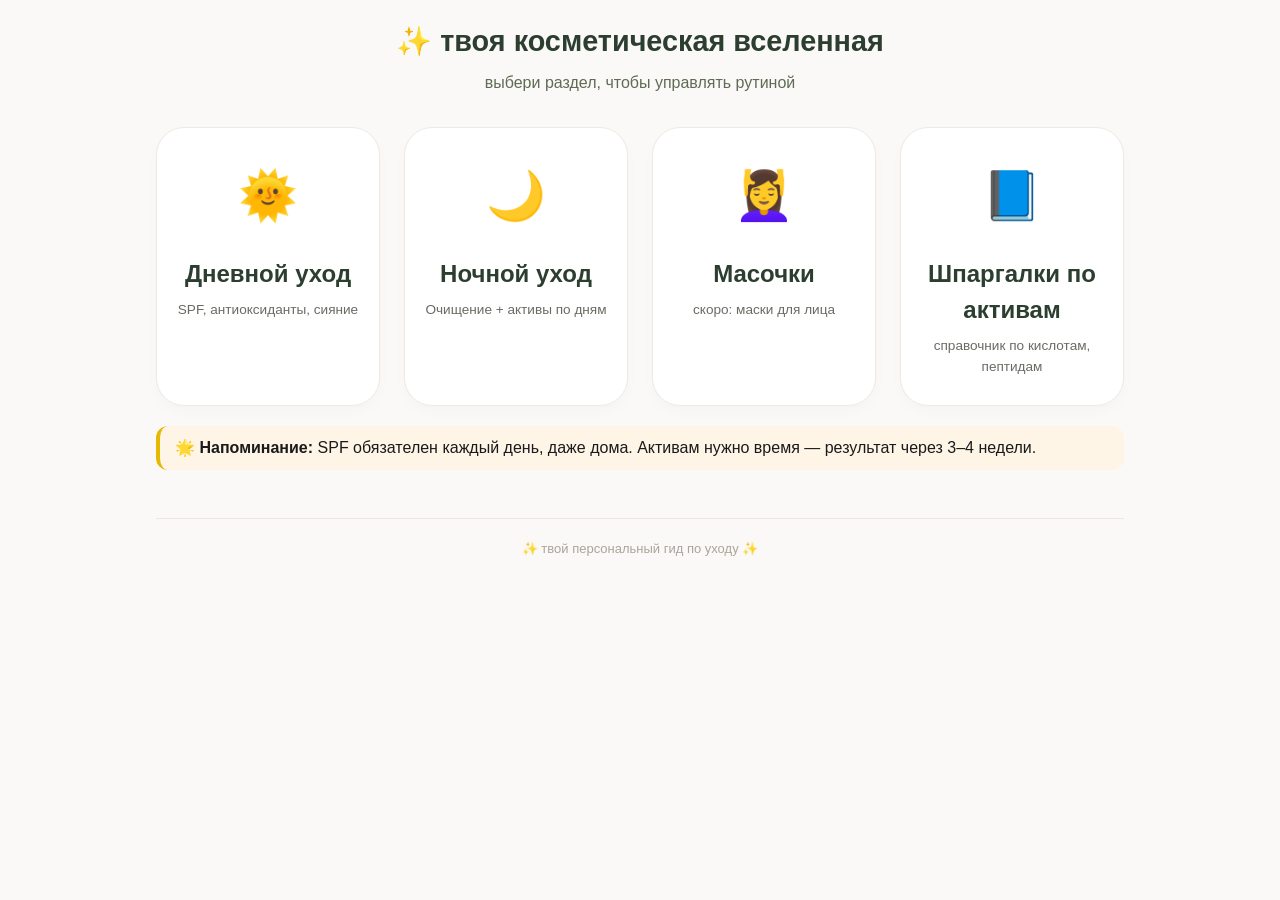
<file: index.html>
<!DOCTYPE html>
<html lang="ru">
<head>
    <meta charset="UTF-8">
    <meta name="viewport" content="width=device-width, initial-scale=1.0">
    <title>Главная | Твой уход за кожей</title>
    <link rel="stylesheet" href="style.css">
</head>
<body>
    <div class="container">
        <div class="header">
            <h1>✨ твоя косметическая вселенная</h1>
            <p class="subtitle">выбери раздел, чтобы управлять рутиной</p>
        </div>

        <div class="dashboard-grid">
            <a href="day.html" class="menu-card">
                <div class="menu-icon">🌞</div>
                <h3>Дневной уход</h3>
                <p>SPF, антиоксиданты, сияние</p>
            </a>
            <a href="night.html" class="menu-card">
                <div class="menu-icon">🌙</div>
                <h3>Ночной уход</h3>
                <p>Очищение + активы по дням</p>
            </a>
            <a href="masks.html" class="menu-card">
                <div class="menu-icon">💆‍♀️</div>
                <h3>Масочки</h3>
                <p>скоро: маски для лица</p>
            </a>
            <a href="cheatsheets.html" class="menu-card">
                <div class="menu-icon">📘</div>
                <h3>Шпаргалки по активам</h3>
                <p>справочник по кислотам, пептидам</p>
            </a>
        </div>

        <div class="highlight">
            🌟 <strong>Напоминание:</strong> SPF обязателен каждый день, даже дома. Активам нужно время — результат через 3–4 недели.
        </div>

        <footer>✨ твой персональный гид по уходу ✨</footer>
    </div>
</body>
</html>
</file>
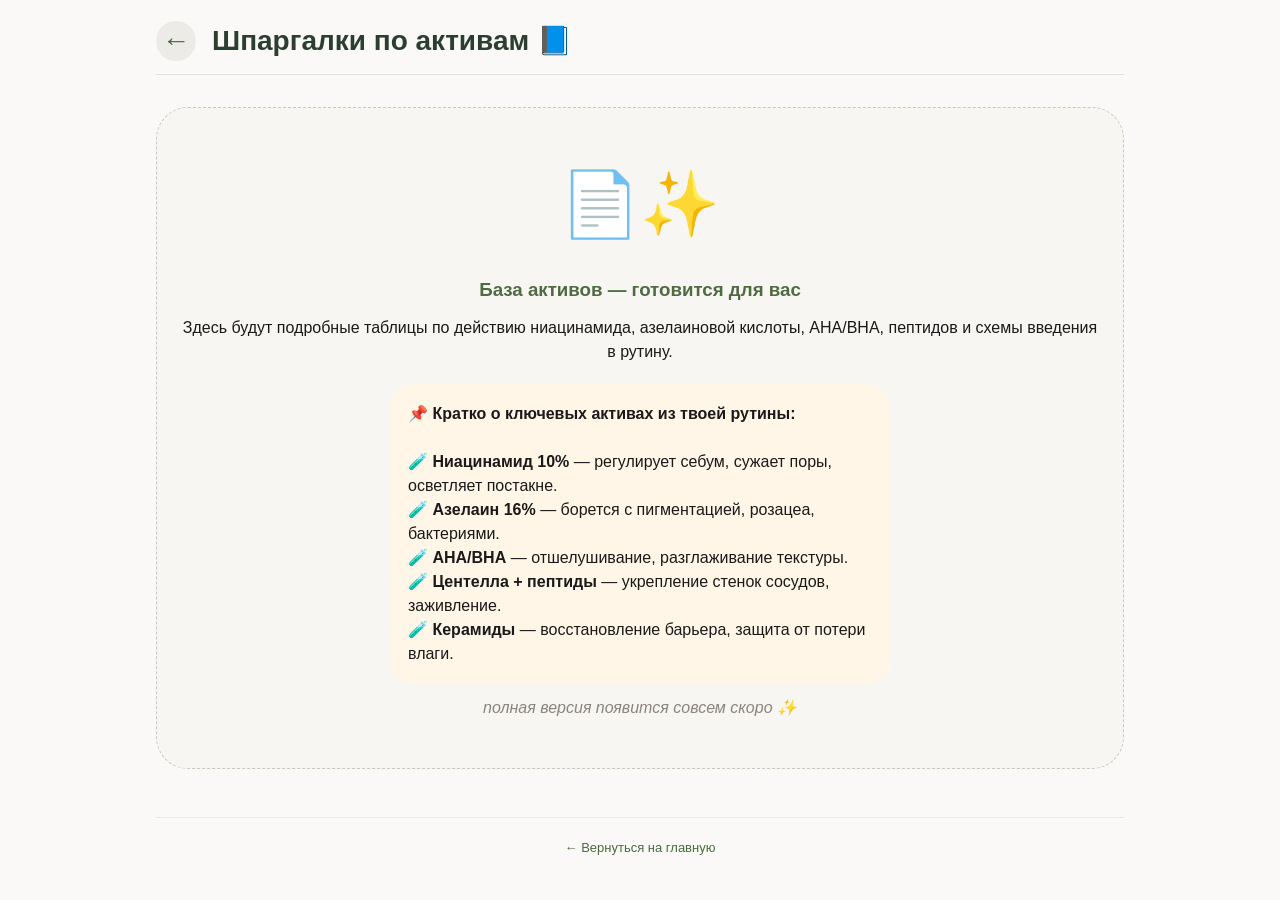
<file: cheatsheets.html>
<!DOCTYPE html>
<html lang="ru">
<head>
    <meta charset="UTF-8">
    <meta name="viewport" content="width=device-width, initial-scale=1.0">
    <title>Шпаргалки по активам | Твой уход за кожей</title>
    <link rel="stylesheet" href="style.css">
</head>
<body>
    <div class="container">
        <div class="nav-header">
            <a href="index.html" class="back-button">←</a>
            <span class="page-title">Шпаргалки по активам 📘</span>
        </div>

        <div class="empty-state">
            <div class="empty-icon">📄✨</div>
            <h3>База активов — готовится для вас</h3>
            <p>Здесь будут подробные таблицы по действию ниацинамида, азелаиновой кислоты, AHA/BHA, пептидов и схемы введения в рутину.</p>
            
            <div class="preview-block">
                <strong>📌 Кратко о ключевых активах из твоей рутины:</strong><br><br>
                🧪 <strong>Ниацинамид 10%</strong> — регулирует себум, сужает поры, осветляет постакне.<br>
                🧪 <strong>Азелаин 16%</strong> — борется с пигментацией, розацеа, бактериями.<br>
                🧪 <strong>AHA/BHA</strong> — отшелушивание, разглаживание текстуры.<br>
                🧪 <strong>Центелла + пептиды</strong> — укрепление стенок сосудов, заживление.<br>
                🧪 <strong>Керамиды</strong> — восстановление барьера, защита от потери влаги.
            </div>
            <p class="italic-note">полная версия появится совсем скоро ✨</p>
        </div>

        <!-- TODO: добавить детальные таблицы по каждому активу -->
        <!--
        <h2>🧪 Ниацинамид</h2>
        <table>...</table>
        -->

        <footer><a href="index.html">← Вернуться на главную</a></footer>
    </div>
</body>
</html>
</file>
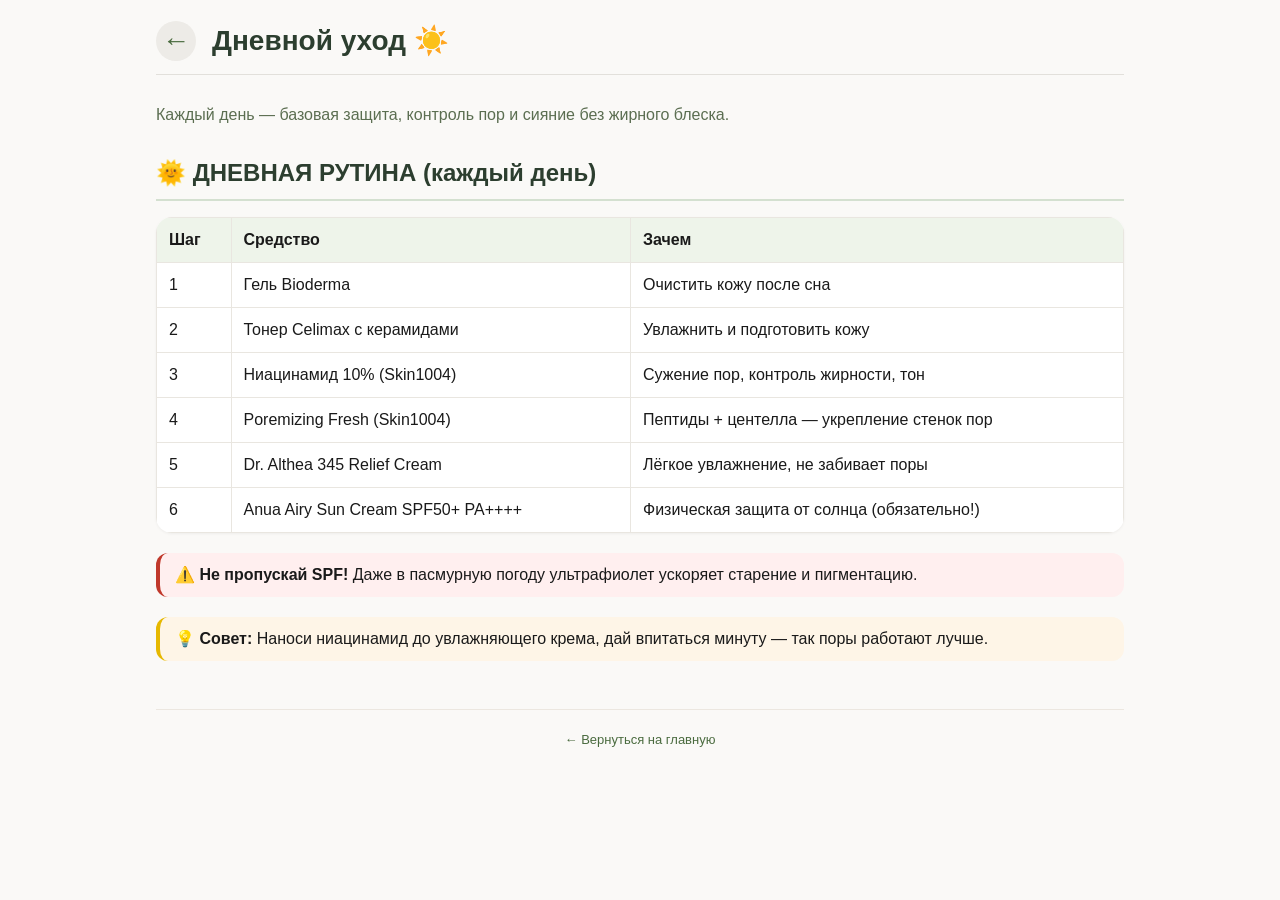
<file: day.html>
<!DOCTYPE html>
<html lang="ru">
<head>
    <meta charset="UTF-8">
    <meta name="viewport" content="width=device-width, initial-scale=1.0">
    <title>Дневной уход | Твой уход за кожей</title>
    <link rel="stylesheet" href="style.css">
</head>
<body>
    <div class="container">
        <div class="nav-header">
            <a href="index.html" class="back-button">←</a>
            <span class="page-title">Дневной уход ☀️</span>
        </div>
        
        <p class="page-description">Каждый день — базовая защита, контроль пор и сияние без жирного блеска.</p>

        <h2>🌞 ДНЕВНАЯ РУТИНА (каждый день)</h2>
        <table>
            <thead>
                <tr><th>Шаг</th><th>Средство</th><th>Зачем</th></tr>
            </thead>
            <tbody>
                <tr><td>1</td><td>Гель Bioderma</td><td>Очистить кожу после сна</td></tr>
                <tr><td>2</td><td>Тонер Celimax с керамидами</td><td>Увлажнить и подготовить кожу</td></tr>
                <tr><td>3</td><td>Ниацинамид 10% (Skin1004)</td><td>Сужение пор, контроль жирности, тон</td></tr>
                <tr><td>4</td><td>Poremizing Fresh (Skin1004)</td><td>Пептиды + центелла — укрепление стенок пор</td></tr>
                <tr><td>5</td><td>Dr. Althea 345 Relief Cream</td><td>Лёгкое увлажнение, не забивает поры</td></tr>
                <tr><td>6</td><td>Anua Airy Sun Cream SPF50+ PA++++</td><td>Физическая защита от солнца (обязательно!)</td></tr>
            </tbody>
        </table>

        <div class="warning">
            <strong>⚠️ Не пропускай SPF!</strong> Даже в пасмурную погоду ультрафиолет ускоряет старение и пигментацию.
        </div>

        <div class="highlight">
            💡 <strong>Совет:</strong> Наноси ниацинамид до увлажняющего крема, дай впитаться минуту — так поры работают лучше.
        </div>

        <footer><a href="index.html">← Вернуться на главную</a></footer>
    </div>
</body>
</html>
</file>
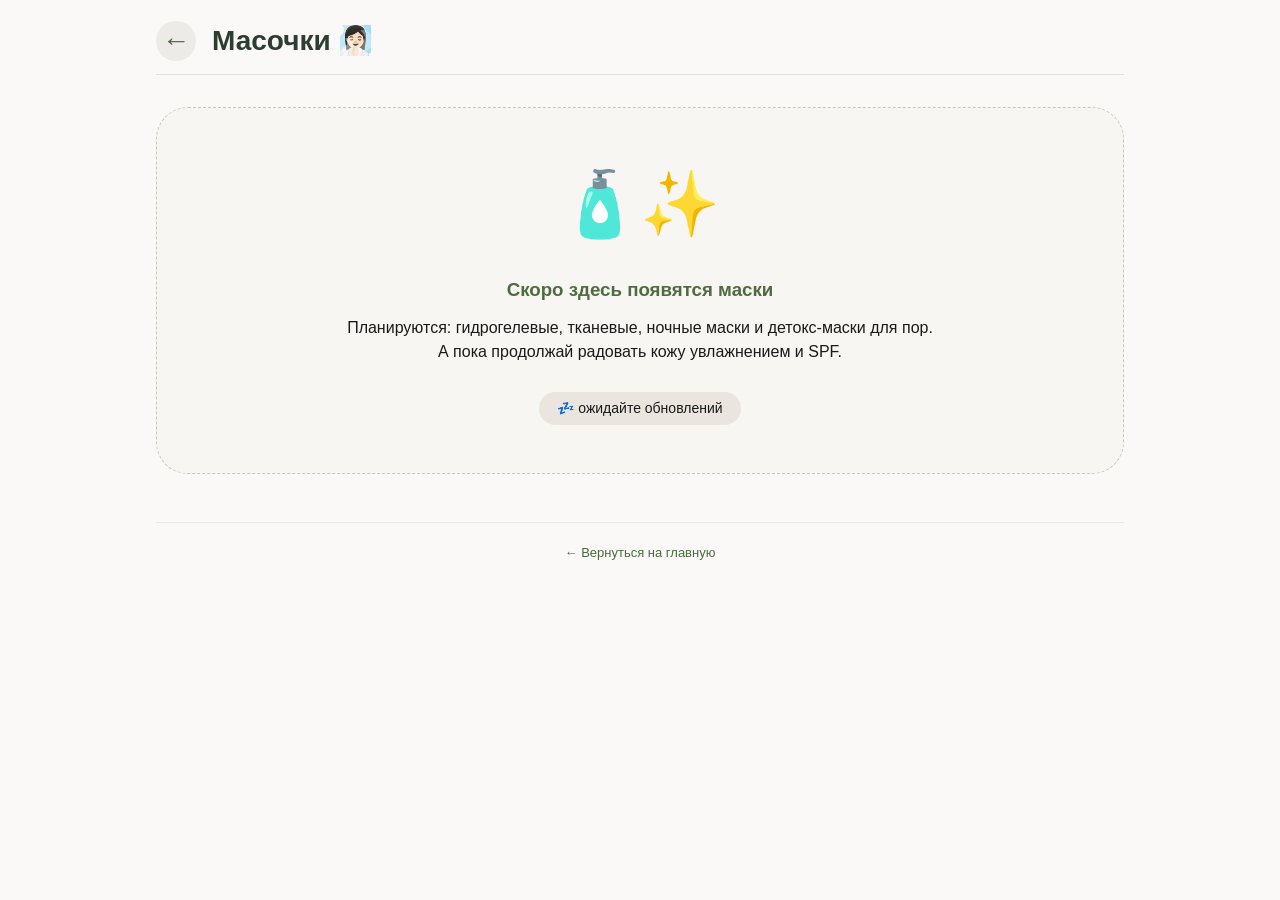
<file: masks.html>
<!DOCTYPE html>
<html lang="ru">
<head>
    <meta charset="UTF-8">
    <meta name="viewport" content="width=device-width, initial-scale=1.0">
    <title>Масочки | Твой уход за кожей</title>
    <link rel="stylesheet" href="style.css">
</head>
<body>
    <div class="container">
        <div class="nav-header">
            <a href="index.html" class="back-button">←</a>
            <span class="page-title">Масочки 🧖🏻‍♀️</span>
        </div>

        <div class="empty-state">
            <div class="empty-icon">🧴✨</div>
            <h3>Скоро здесь появятся маски</h3>
            <p>Планируются: гидрогелевые, тканевые, ночные маски и детокс-маски для пор.<br>
            А пока продолжай радовать кожу увлажнением и SPF.</p>
            <div class="coming-soon-badge">💤 ожидайте обновлений</div>
        </div>

        <!-- TODO: добавить таблицу с масками и расписанием -->
        <!--
        <h2>📅 Расписание масок</h2>
        <table>...</table>
        -->

        <footer><a href="index.html">← Вернуться на главную</a></footer>
    </div>
</body>
</html>
</file>
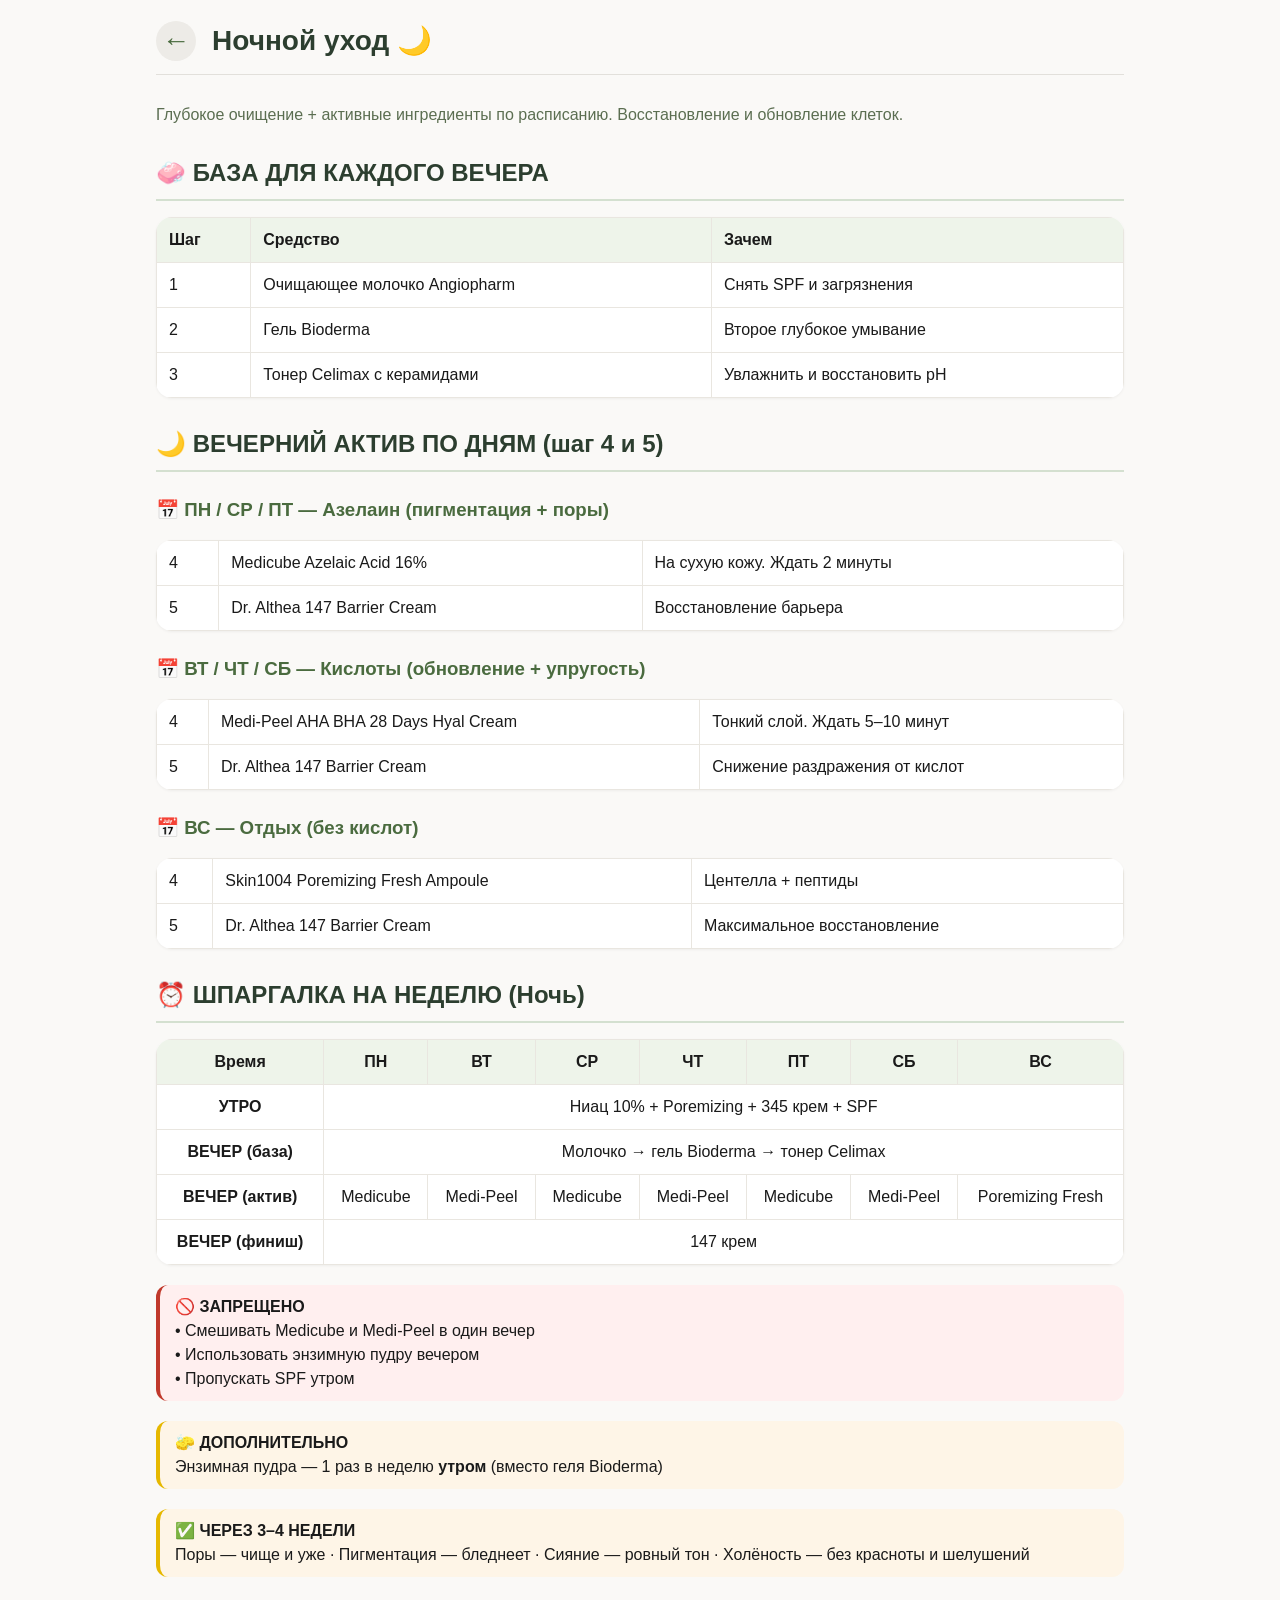
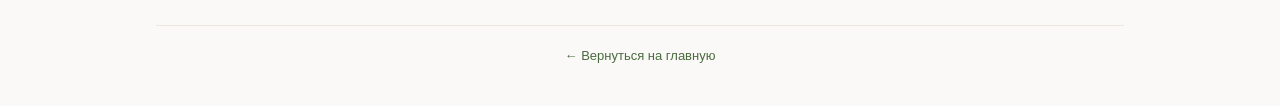
<file: night.html>
<!DOCTYPE html>
<html lang="ru">
<head>
    <meta charset="UTF-8">
    <meta name="viewport" content="width=device-width, initial-scale=1.0">
    <title>Ночной уход | Твой уход за кожей</title>
    <link rel="stylesheet" href="style.css">
</head>
<body>
    <div class="container">
        <div class="nav-header">
            <a href="index.html" class="back-button">←</a>
            <span class="page-title">Ночной уход 🌙</span>
        </div>
        
        <p class="page-description">Глубокое очищение + активные ингредиенты по расписанию. Восстановление и обновление клеток.</p>

        <h2>🧼 БАЗА ДЛЯ КАЖДОГО ВЕЧЕРА</h2>
        <table>
            <thead><tr><th>Шаг</th><th>Средство</th><th>Зачем</th></tr></thead>
            <tbody>
                <tr><td>1</td><td>Очищающее молочко Angiopharm</td><td>Снять SPF и загрязнения</td></tr>
                <tr><td>2</td><td>Гель Bioderma</td><td>Второе глубокое умывание</td></tr>
                <tr><td>3</td><td>Тонер Celimax с керамидами</td><td>Увлажнить и восстановить pH</td></tr>
            </tbody>
        </table>

        <h2>🌙 ВЕЧЕРНИЙ АКТИВ ПО ДНЯМ (шаг 4 и 5)</h2>
        
        <h3>📅 ПН / СР / ПТ — Азелаин (пигментация + поры)</h3>
        <table><tbody>
            <tr><td>4</td><td>Medicube Azelaic Acid 16%</td><td>На сухую кожу. Ждать 2 минуты</td></tr>
            <tr><td>5</td><td>Dr. Althea 147 Barrier Cream</td><td>Восстановление барьера</td></tr>
        </tbody></table>
        
        <h3>📅 ВТ / ЧТ / СБ — Кислоты (обновление + упругость)</h3>
        <table><tbody>
            <tr><td>4</td><td>Medi-Peel AHA BHA 28 Days Hyal Cream</td><td>Тонкий слой. Ждать 5–10 минут</td></tr>
            <tr><td>5</td><td>Dr. Althea 147 Barrier Cream</td><td>Снижение раздражения от кислот</td></tr>
        </tbody></table>
        
        <h3>📅 ВС — Отдых (без кислот)</h3>
        <table><tbody>
            <tr><td>4</td><td>Skin1004 Poremizing Fresh Ampoule</td><td>Центелла + пептиды</td></tr>
            <tr><td>5</td><td>Dr. Althea 147 Barrier Cream</td><td>Максимальное восстановление</td></tr>
        </tbody></table>

        <h2>⏰ ШПАРГАЛКА НА НЕДЕЛЮ (Ночь)</h2>
        <table class="day-table">
            <thead><tr><th>Время</th><th>ПН</th><th>ВТ</th><th>СР</th><th>ЧТ</th><th>ПТ</th><th>СБ</th><th>ВС</th></tr></thead>
            <tbody>
                <tr><td><strong>УТРО</strong></td><td colspan="7">Ниац 10% + Poremizing + 345 крем + SPF</td></tr>
                <tr><td><strong>ВЕЧЕР (база)</strong></td><td colspan="7">Молочко → гель Bioderma → тонер Celimax</td></tr>
                <tr><td><strong>ВЕЧЕР (актив)</strong></td><td>Medicube</td><td>Medi-Peel</td><td>Medicube</td><td>Medi-Peel</td><td>Medicube</td><td>Medi-Peel</td><td>Poremizing Fresh</td></tr>
                <tr><td><strong>ВЕЧЕР (финиш)</strong></td><td colspan="7">147 крем</td></tr>
            </tbody>
        </table>
        
        <div class="warning">
            <strong>🚫 ЗАПРЕЩЕНО</strong><br>
            • Смешивать Medicube и Medi-Peel в один вечер<br>
            • Использовать энзимную пудру вечером<br>
            • Пропускать SPF утром
        </div>

        <div class="highlight">
            <strong>🧽 ДОПОЛНИТЕЛЬНО</strong><br>
            Энзимная пудра — 1 раз в неделю <strong>утром</strong> (вместо геля Bioderma)
        </div>

        <div class="highlight">
            <strong>✅ ЧЕРЕЗ 3–4 НЕДЕЛИ</strong><br>
            Поры — чище и уже · Пигментация — бледнеет · Сияние — ровный тон · Холёность — без красноты и шелушений
        </div>

        <footer><a href="index.html">← Вернуться на главную</a></footer>
    </div>
</body>
</html>
</file>
<file: style.css>
* {
    margin: 0;
    padding: 0;
    box-sizing: border-box;
}

body {
    font-family: -apple-system, BlinkMacSystemFont, 'Segoe UI', Roboto, 'Helvetica Neue', sans-serif;
    background: #faf9f7;
    color: #1a1a1a;
    line-height: 1.5;
    min-height: 100vh;
}

.container {
    max-width: 1000px;
    margin: 0 auto;
    padding: 20px 16px 40px;
}

/* Header */
.header {
    text-align: center;
    margin-bottom: 32px;
}

h1 {
    color: #2c3e2f;
    border-bottom: none;
    padding-bottom: 8px;
    font-size: 1.8rem;
}

.subtitle {
    color: #5e6b55;
    font-size: 1rem;
}

h2 {
    color: #2c3e2f;
    border-bottom: 2px solid #d4e0d0;
    padding-bottom: 8px;
    margin: 28px 0 16px;
}

h3 {
    margin: 24px 0 12px;
    color: #4a6b3f;
}

/* Навигация */
.nav-header {
    display: flex;
    align-items: center;
    gap: 16px;
    margin-bottom: 28px;
    border-bottom: 1px solid #e2e0db;
    padding-bottom: 12px;
}

.back-button {
    background: #edebe7;
    border: none;
    font-size: 28px;
    cursor: pointer;
    color: #4a6b3f;
    transition: all 0.2s ease;
    width: 40px;
    height: 40px;
    border-radius: 40px;
    display: inline-flex;
    align-items: center;
    justify-content: center;
    text-decoration: none;
}

.back-button:hover {
    background: #e0dbd3;
    transform: translateX(-3px);
}

.page-title {
    font-size: 1.75rem;
    font-weight: 600;
    color: #2c3e2f;
}

.page-description {
    color: #5b6e51;
    margin-bottom: 20px;
}

/* Сетка карточек (главная) */
.dashboard-grid {
    display: grid;
    grid-template-columns: repeat(auto-fit, minmax(200px, 1fr));
    gap: 24px;
    margin: 32px 0 20px;
}

.menu-card {
    background: white;
    border-radius: 28px;
    padding: 32px 16px 28px;
    text-align: center;
    text-decoration: none;
    transition: all 0.25s cubic-bezier(0.2, 0.9, 0.4, 1.1);
    box-shadow: 0 6px 14px rgba(0, 0, 0, 0.02);
    border: 1px solid #edeae4;
    display: block;
}

.menu-card:hover {
    transform: translateY(-6px) scale(1.01);
    box-shadow: 0 20px 30px -12px rgba(60, 45, 30, 0.15);
    background: #ffffff;
    border-color: #cbdcc5;
}

.menu-icon {
    font-size: 48px;
    margin-bottom: 16px;
    transition: transform 0.2s ease;
}

.menu-card:hover .menu-icon {
    transform: scale(1.08);
}

.menu-card h3 {
    font-size: 1.5rem;
    font-weight: 600;
    color: #2c3e2f;
    margin-bottom: 8px;
}

.menu-card p {
    font-size: 0.85rem;
    color: #6c6a64;
}

/* Таблицы */
table {
    width: 100%;
    border-collapse: collapse;
    background: white;
    margin: 16px 0;
    box-shadow: 0 1px 3px rgba(0, 0, 0, 0.05);
    border-radius: 16px;
    overflow: hidden;
}

th, td {
    border: 1px solid #e9e6e0;
    padding: 10px 12px;
    text-align: left;
    vertical-align: top;
}

th {
    background-color: #eef4ea;
    font-weight: 600;
}

.day-table th, .day-table td {
    text-align: center;
}

/* Блоки */
.highlight {
    background: #fef5e7;
    border-left: 4px solid #e6b800;
    padding: 10px 15px;
    margin: 20px 0;
    border-radius: 12px;
}

.warning {
    background: #ffefef;
    border-left: 4px solid #c0392b;
    padding: 10px 15px;
    margin: 20px 0;
    border-radius: 12px;
}

/* Empty state для пустых страниц */
.empty-state {
    background: #f8f6f2;
    border-radius: 32px;
    padding: 48px 24px;
    text-align: center;
    margin: 32px 0;
    border: 1px dashed #cbc6bc;
}

.empty-icon {
    font-size: 64px;
    margin-bottom: 16px;
}

.empty-state h3 {
    color: #4f6b42;
    margin-bottom: 12px;
}

.coming-soon-badge {
    margin-top: 28px;
    font-size: 14px;
    background: #eae6df;
    display: inline-block;
    padding: 6px 18px;
    border-radius: 60px;
}

.preview-block {
    margin: 20px auto 10px;
    background: #fff6e8;
    border-radius: 24px;
    padding: 18px;
    text-align: left;
    max-width: 500px;
}

.italic-note {
    margin-top: 12px;
    font-style: italic;
    color: #8a857a;
}

/* Footer */
footer {
    margin-top: 48px;
    text-align: center;
    font-size: 13px;
    color: #aaa49b;
    border-top: 1px solid #ece7e0;
    padding-top: 20px;
}

footer a {
    color: #4a6b3f;
    text-decoration: none;
}

footer a:hover {
    text-decoration: underline;
}

/* Адаптив */
@media (max-width: 600px) {
    .container {
        padding: 16px 12px 32px;
    }
    
    th, td {
        padding: 6px 8px;
        font-size: 12px;
    }
    
    .dashboard-grid {
        gap: 16px;
    }
    
    .menu-card {
        padding: 24px 12px 20px;
    }
    
    .menu-icon {
        font-size: 40px;
    }
    
    .menu-card h3 {
        font-size: 1.3rem;
    }
}
</file>
